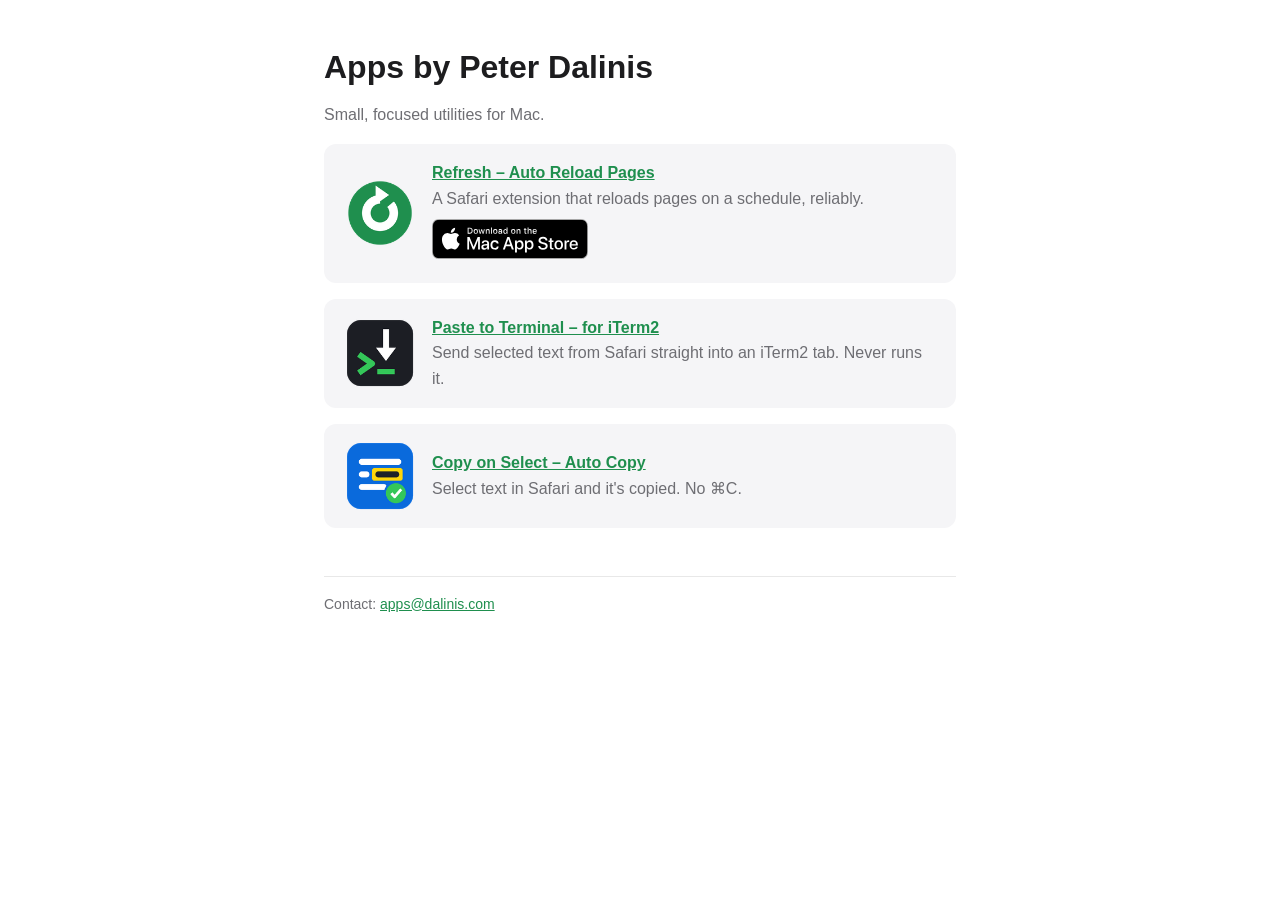
<file: index.html>
<!doctype html>
<html lang="en">
<head>
  <meta charset="utf-8">
  <meta name="viewport" content="width=device-width, initial-scale=1">
  <meta name="color-scheme" content="light dark">
  <title>Apps by Peter Dalinis</title>
  <link rel="stylesheet" href="style.css">
</head>
<body>
<main>
  <h1>Apps by Peter Dalinis</h1>
  <p class="muted">Small, focused utilities for Mac.</p>

  <div class="card app">
    <img src="refresh/icon.png" alt="">
    <div>
      <strong><a href="refresh/">Refresh – Auto Reload Pages</a></strong><br>
      <span class="muted">A Safari extension that reloads pages on a schedule, reliably.</span><br>
      <a class="store-badge" href="https://apps.apple.com/us/app/refresh-auto-reload-pages/id6822006422?mt=12"><img src="mac-app-store-badge.svg" alt="Download on the Mac App Store" width="156" height="40"></a>
    </div>
  </div>

  <div class="card app">
    <img src="paste-to-terminal/icon.png" alt="">
    <div>
      <strong><a href="paste-to-terminal/">Paste to Terminal – for iTerm2</a></strong><br>
      <span class="muted">Send selected text from Safari straight into an iTerm2 tab. Never runs it.</span>
    </div>
  </div>

  <div class="card app">
    <img src="copy-on-select/icon.png" alt="">
    <div>
      <strong><a href="copy-on-select/">Copy on Select – Auto Copy</a></strong><br>
      <span class="muted">Select text in Safari and it's copied. No ⌘C.</span>
    </div>
  </div>

  <footer>
    Contact: <a href="mailto:apps@dalinis.com">apps@dalinis.com</a>
  </footer>
</main>
</body>
</html>
</file>
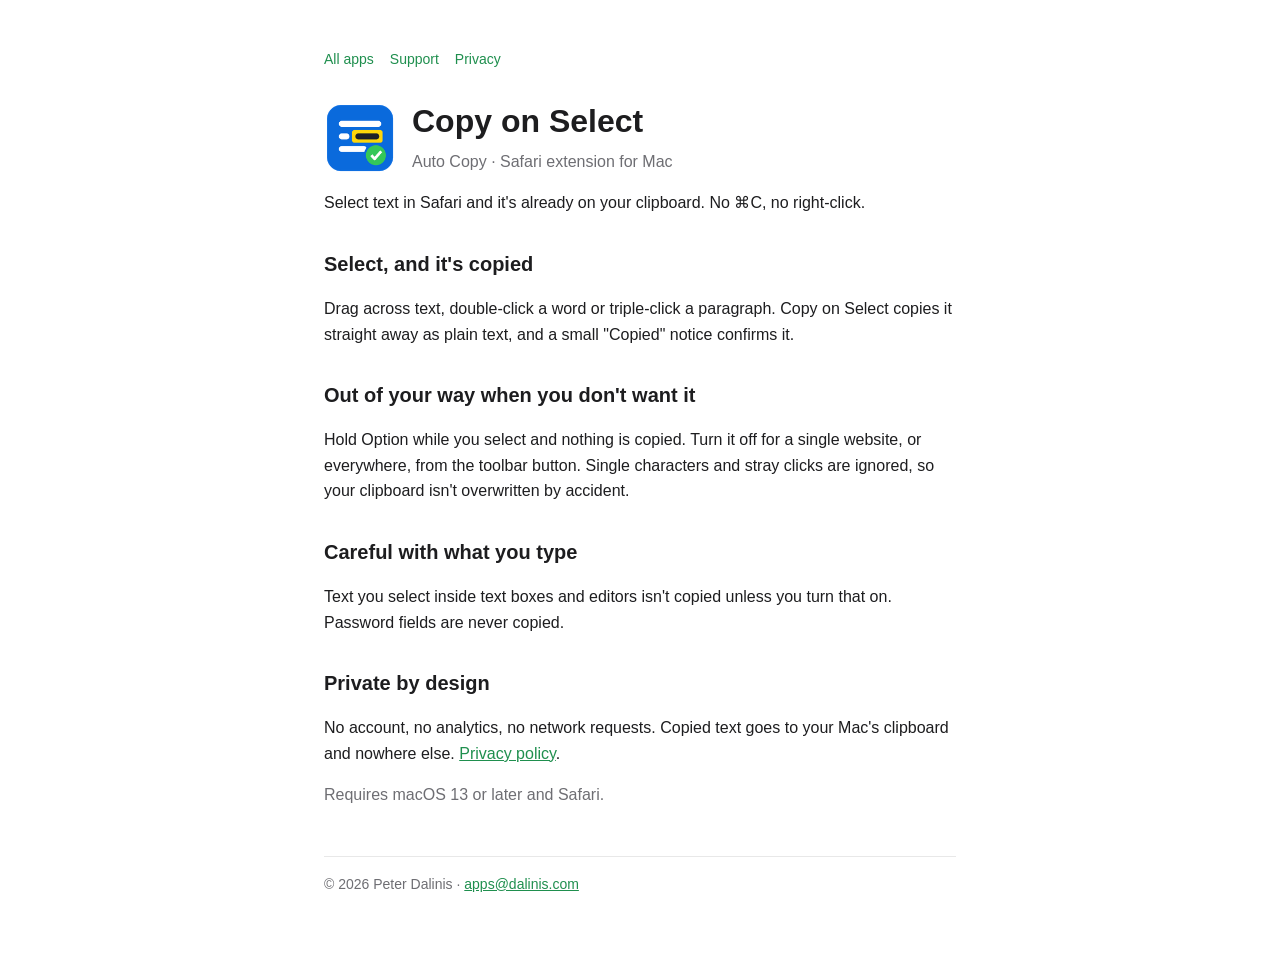
<file: copy-on-select/index.html>
<!doctype html>
<html lang="en">
<head>
  <meta charset="utf-8">
  <meta name="viewport" content="width=device-width, initial-scale=1">
  <meta name="color-scheme" content="light dark">
  <title>Copy on Select – Auto Copy</title>
  <link rel="stylesheet" href="../style.css">
</head>
<body>
<main>
  <nav><a href="../">All apps</a><a href="support.html">Support</a><a href="privacy.html">Privacy</a></nav>

  <div class="app">
    <img src="icon.png" alt="Copy on Select icon">
    <div>
      <h1>Copy on Select</h1>
      <span class="muted">Auto Copy · Safari extension for Mac</span>
    </div>
  </div>

  <p>Select text in Safari and it's already on your clipboard. No ⌘C, no right-click.</p>

  <h2>Select, and it's copied</h2>
  <p>Drag across text, double-click a word or triple-click a paragraph. Copy on Select
  copies it straight away as plain text, and a small "Copied" notice confirms it.</p>

  <h2>Out of your way when you don't want it</h2>
  <p>Hold Option while you select and nothing is copied. Turn it off for a single
  website, or everywhere, from the toolbar button. Single characters and stray
  clicks are ignored, so your clipboard isn't overwritten by accident.</p>

  <h2>Careful with what you type</h2>
  <p>Text you select inside text boxes and editors isn't copied unless you turn that
  on. Password fields are never copied.</p>

  <h2>Private by design</h2>
  <p>No account, no analytics, no network requests. Copied text goes to your Mac's
  clipboard and nowhere else. <a href="privacy.html">Privacy policy</a>.</p>

  <p class="muted">Requires macOS 13 or later and Safari.</p>

  <footer>
    © 2026 Peter Dalinis · <a href="mailto:apps@dalinis.com">apps@dalinis.com</a>
  </footer>
</main>
</body>
</html>
</file>
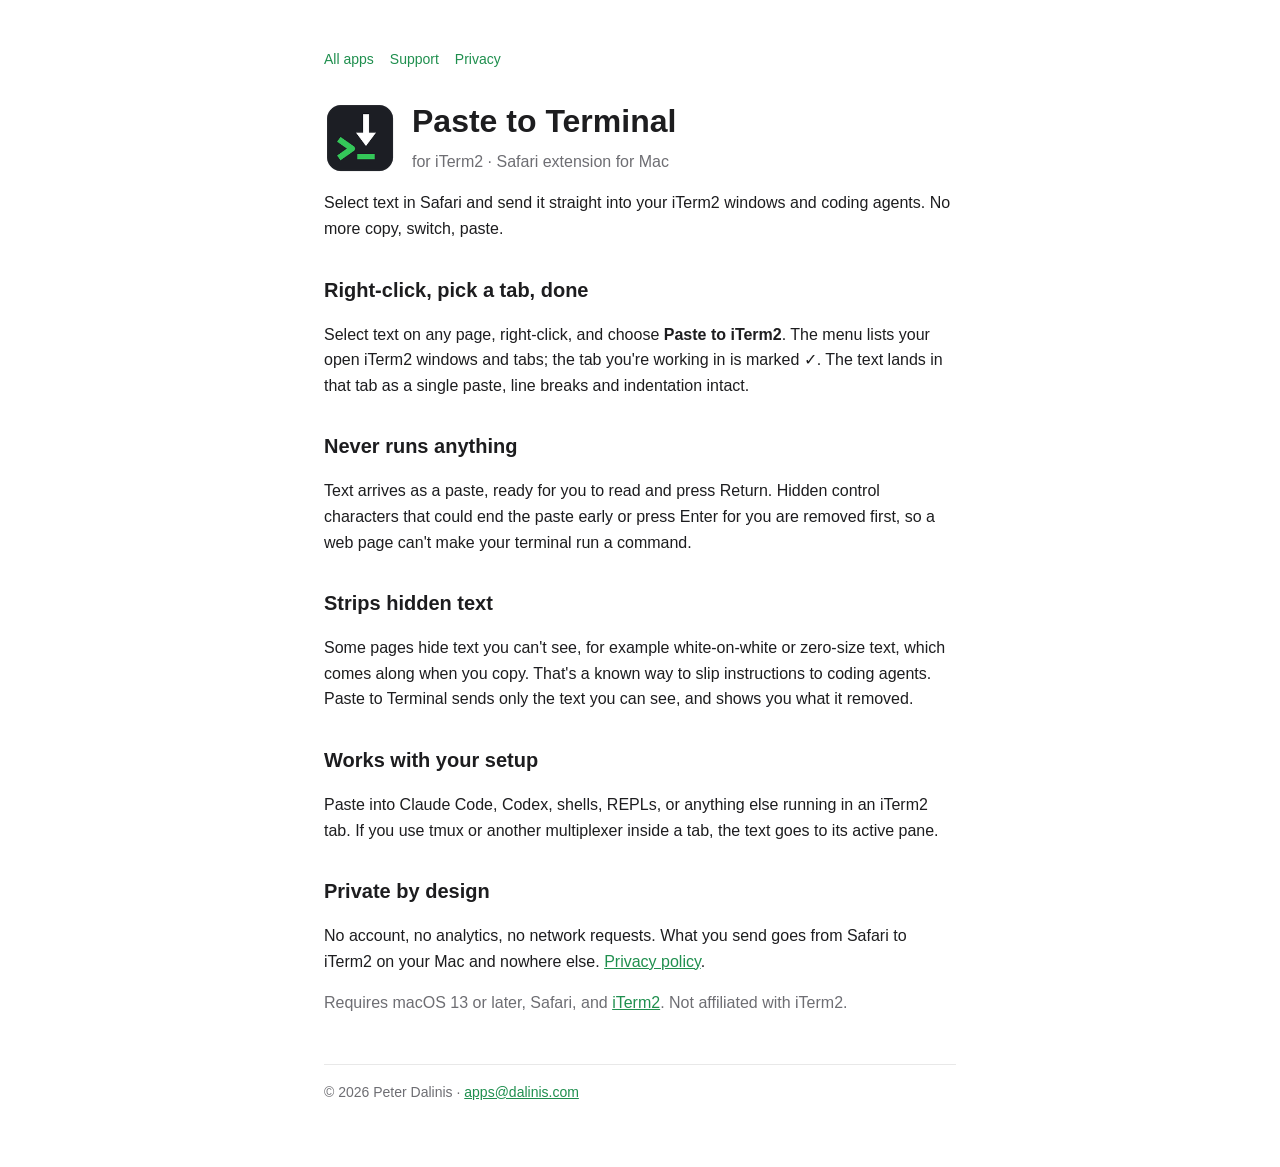
<file: paste-to-terminal/index.html>
<!doctype html>
<html lang="en">
<head>
  <meta charset="utf-8">
  <meta name="viewport" content="width=device-width, initial-scale=1">
  <meta name="color-scheme" content="light dark">
  <title>Paste to Terminal – for iTerm2</title>
  <link rel="stylesheet" href="../style.css">
</head>
<body>
<main>
  <nav><a href="../">All apps</a><a href="support.html">Support</a><a href="privacy.html">Privacy</a></nav>

  <div class="app">
    <img src="icon.png" alt="Paste to Terminal icon">
    <div>
      <h1>Paste to Terminal</h1>
      <span class="muted">for iTerm2 · Safari extension for Mac</span>
    </div>
  </div>

  <p>Select text in Safari and send it straight into your iTerm2 windows and coding
  agents. No more copy, switch, paste.</p>

  <h2>Right-click, pick a tab, done</h2>
  <p>Select text on any page, right-click, and choose <strong>Paste to iTerm2</strong>.
  The menu lists your open iTerm2 windows and tabs; the tab you're working in is
  marked ✓. The text lands in that tab as a single paste, line breaks and indentation
  intact.</p>

  <h2>Never runs anything</h2>
  <p>Text arrives as a paste, ready for you to read and press Return. Hidden control
  characters that could end the paste early or press Enter for you are removed first,
  so a web page can't make your terminal run a command.</p>

  <h2>Strips hidden text</h2>
  <p>Some pages hide text you can't see, for example white-on-white or zero-size
  text, which comes along when you copy. That's a known way to slip instructions to
  coding agents. Paste to Terminal sends only the text you can see, and shows you
  what it removed.</p>

  <h2>Works with your setup</h2>
  <p>Paste into Claude Code, Codex, shells, REPLs, or anything else running in an
  iTerm2 tab. If you use tmux or another multiplexer inside a tab, the text goes to
  its active pane.</p>

  <h2>Private by design</h2>
  <p>No account, no analytics, no network requests. What you send goes from Safari to
  iTerm2 on your Mac and nowhere else. <a href="privacy.html">Privacy policy</a>.</p>

  <p class="muted">Requires macOS 13 or later, Safari, and
  <a href="https://iterm2.com">iTerm2</a>. Not affiliated with iTerm2.</p>

  <footer>
    © 2026 Peter Dalinis · <a href="mailto:apps@dalinis.com">apps@dalinis.com</a>
  </footer>
</main>
</body>
</html>
</file>
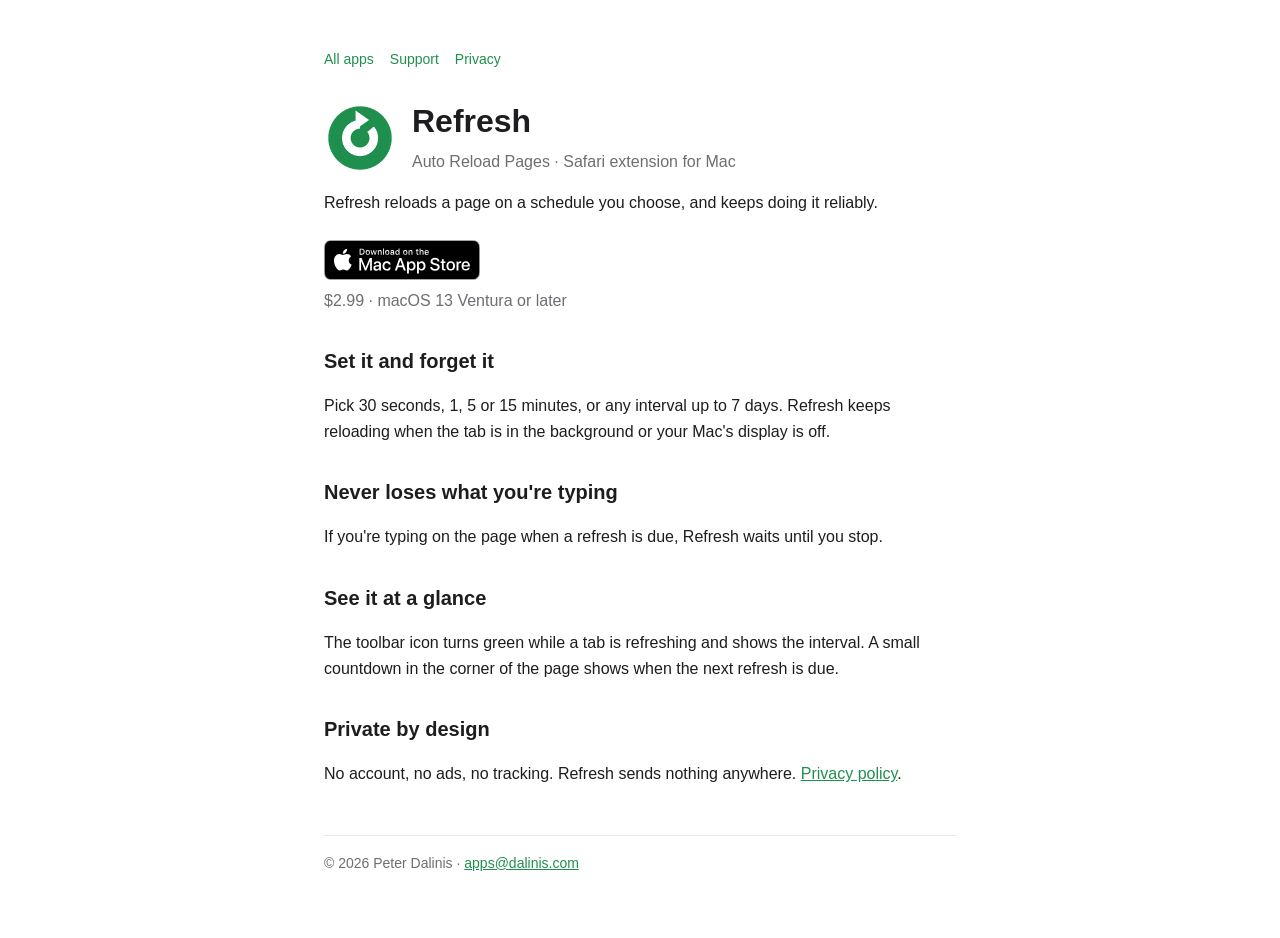
<file: refresh/index.html>
<!doctype html>
<html lang="en">
<head>
  <meta charset="utf-8">
  <meta name="viewport" content="width=device-width, initial-scale=1">
  <meta name="color-scheme" content="light dark">
  <title>Refresh – Auto Reload Pages</title>
  <link rel="stylesheet" href="../style.css">
</head>
<body>
<main>
  <nav><a href="../">All apps</a><a href="support.html">Support</a><a href="privacy.html">Privacy</a></nav>

  <div class="app">
    <img src="icon.png" alt="Refresh icon">
    <div>
      <h1>Refresh</h1>
      <span class="muted">Auto Reload Pages · Safari extension for Mac</span>
    </div>
  </div>

  <p>Refresh reloads a page on a schedule you choose, and keeps doing it reliably.</p>

  <p><a class="store-badge" href="https://apps.apple.com/us/app/refresh-auto-reload-pages/id6822006422?mt=12"><img src="../mac-app-store-badge.svg" alt="Download on the Mac App Store" width="156" height="40"></a><br>
  <span class="muted">$2.99 · macOS 13 Ventura or later</span></p>

  <h2>Set it and forget it</h2>
  <p>Pick 30 seconds, 1, 5 or 15 minutes, or any interval up to 7 days. Refresh
  keeps reloading when the tab is in the background or your Mac's display is off.</p>

  <h2>Never loses what you're typing</h2>
  <p>If you're typing on the page when a refresh is due, Refresh waits until you stop.</p>

  <h2>See it at a glance</h2>
  <p>The toolbar icon turns green while a tab is refreshing and shows the interval.
  A small countdown in the corner of the page shows when the next refresh is due.</p>

  <h2>Private by design</h2>
  <p>No account, no ads, no tracking. Refresh sends nothing anywhere.
  <a href="privacy.html">Privacy policy</a>.</p>

  <footer>
    © 2026 Peter Dalinis · <a href="mailto:apps@dalinis.com">apps@dalinis.com</a>
  </footer>
</main>
</body>
</html>
</file>
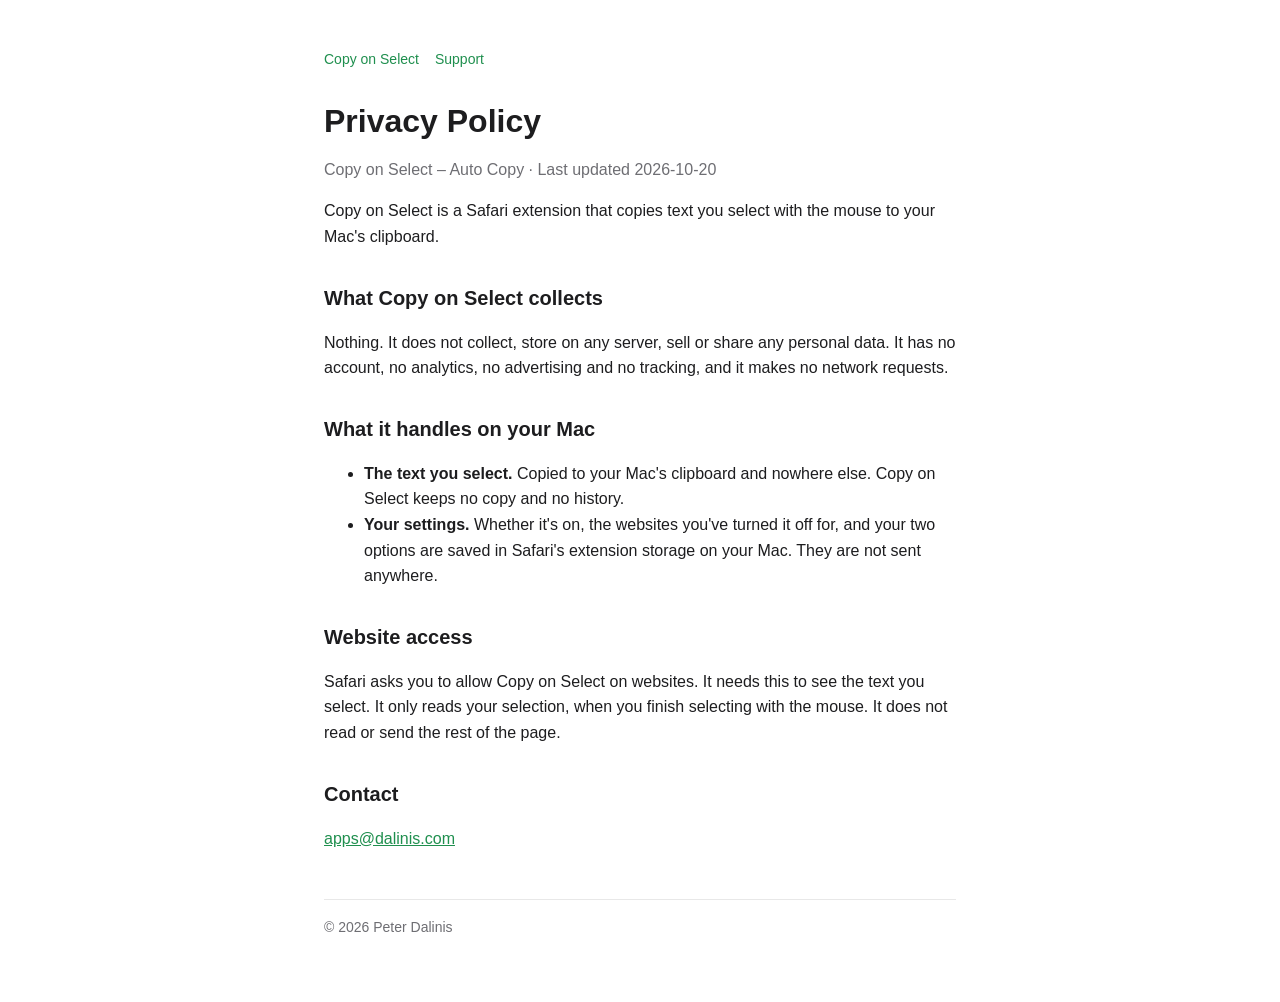
<file: copy-on-select/privacy.html>
<!doctype html>
<html lang="en">
<head>
  <meta charset="utf-8">
  <meta name="viewport" content="width=device-width, initial-scale=1">
  <meta name="color-scheme" content="light dark">
  <title>Privacy Policy – Copy on Select</title>
  <link rel="stylesheet" href="../style.css">
</head>
<body>
<main>
  <nav><a href="./">Copy on Select</a><a href="support.html">Support</a></nav>

  <h1>Privacy Policy</h1>
  <p class="muted">Copy on Select – Auto Copy · Last updated 2026-10-20</p>

  <p>Copy on Select is a Safari extension that copies text you select with the mouse
  to your Mac's clipboard.</p>

  <h2>What Copy on Select collects</h2>
  <p>Nothing. It does not collect, store on any server, sell or share any personal
  data. It has no account, no analytics, no advertising and no tracking, and it makes
  no network requests.</p>

  <h2>What it handles on your Mac</h2>
  <ul>
    <li><strong>The text you select.</strong> Copied to your Mac's clipboard and
      nowhere else. Copy on Select keeps no copy and no history.</li>
    <li><strong>Your settings.</strong> Whether it's on, the websites you've turned it
      off for, and your two options are saved in Safari's extension storage on your
      Mac. They are not sent anywhere.</li>
  </ul>

  <h2>Website access</h2>
  <p>Safari asks you to allow Copy on Select on websites. It needs this to see the
  text you select. It only reads your selection, when you finish selecting with the
  mouse. It does not read or send the rest of the page.</p>

  <h2>Contact</h2>
  <p><a href="mailto:apps@dalinis.com">apps@dalinis.com</a></p>

  <footer>© 2026 Peter Dalinis</footer>
</main>
</body>
</html>
</file>
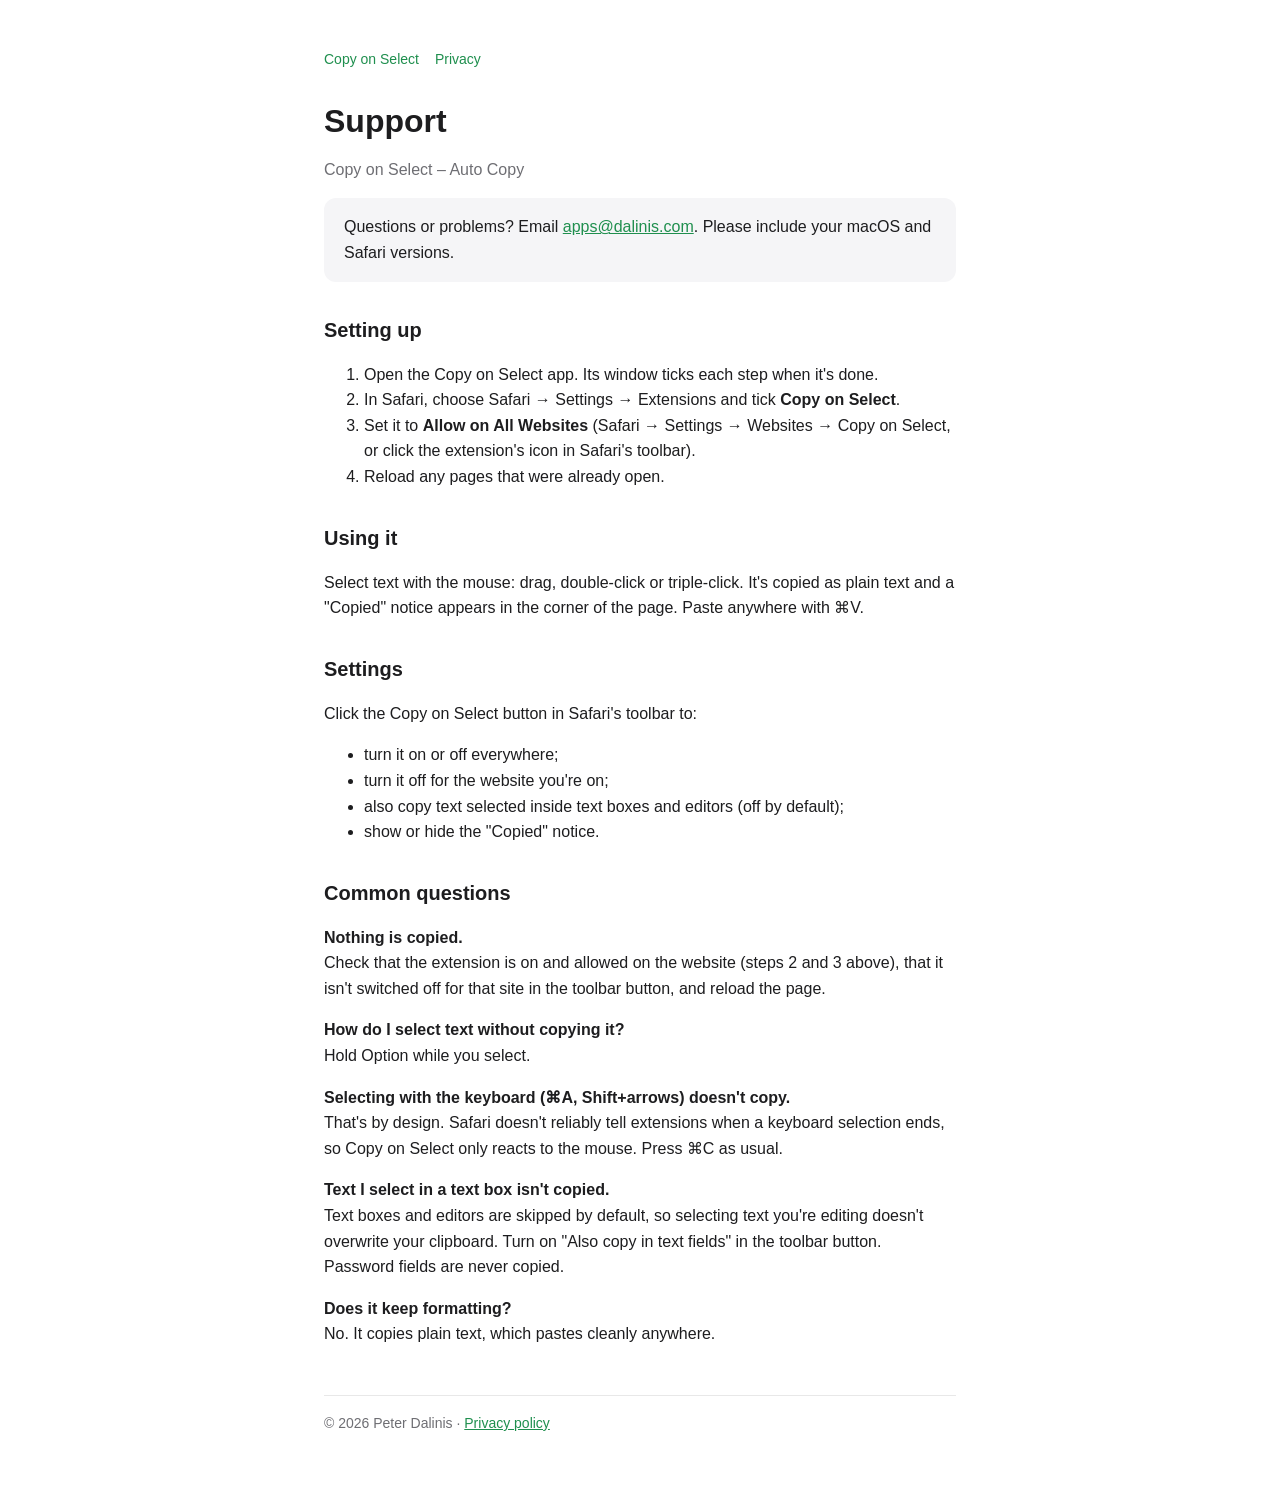
<file: copy-on-select/support.html>
<!doctype html>
<html lang="en">
<head>
  <meta charset="utf-8">
  <meta name="viewport" content="width=device-width, initial-scale=1">
  <meta name="color-scheme" content="light dark">
  <title>Support – Copy on Select</title>
  <link rel="stylesheet" href="../style.css">
</head>
<body>
<main>
  <nav><a href="./">Copy on Select</a><a href="privacy.html">Privacy</a></nav>

  <h1>Support</h1>
  <p class="muted">Copy on Select – Auto Copy</p>

  <div class="card">
    Questions or problems? Email <a href="mailto:apps@dalinis.com">apps@dalinis.com</a>.
    Please include your macOS and Safari versions.
  </div>

  <h2>Setting up</h2>
  <ol>
    <li>Open the Copy on Select app. Its window ticks each step when it's done.</li>
    <li>In Safari, choose Safari → Settings → Extensions and tick <strong>Copy on Select</strong>.</li>
    <li>Set it to <strong>Allow on All Websites</strong> (Safari → Settings → Websites → Copy on Select,
      or click the extension's icon in Safari's toolbar).</li>
    <li>Reload any pages that were already open.</li>
  </ol>

  <h2>Using it</h2>
  <p>Select text with the mouse: drag, double-click or triple-click. It's copied as
  plain text and a "Copied" notice appears in the corner of the page. Paste anywhere
  with ⌘V.</p>

  <h2>Settings</h2>
  <p>Click the Copy on Select button in Safari's toolbar to:</p>
  <ul>
    <li>turn it on or off everywhere;</li>
    <li>turn it off for the website you're on;</li>
    <li>also copy text selected inside text boxes and editors (off by default);</li>
    <li>show or hide the "Copied" notice.</li>
  </ul>

  <h2>Common questions</h2>

  <p><strong>Nothing is copied.</strong><br>
  Check that the extension is on and allowed on the website (steps 2 and 3 above),
  that it isn't switched off for that site in the toolbar button, and reload the page.</p>

  <p><strong>How do I select text without copying it?</strong><br>
  Hold Option while you select.</p>

  <p><strong>Selecting with the keyboard (⌘A, Shift+arrows) doesn't copy.</strong><br>
  That's by design. Safari doesn't reliably tell extensions when a keyboard selection
  ends, so Copy on Select only reacts to the mouse. Press ⌘C as usual.</p>

  <p><strong>Text I select in a text box isn't copied.</strong><br>
  Text boxes and editors are skipped by default, so selecting text you're editing
  doesn't overwrite your clipboard. Turn on "Also copy in text fields" in the
  toolbar button. Password fields are never copied.</p>

  <p><strong>Does it keep formatting?</strong><br>
  No. It copies plain text, which pastes cleanly anywhere.</p>

  <footer>© 2026 Peter Dalinis · <a href="privacy.html">Privacy policy</a></footer>
</main>
</body>
</html>
</file>
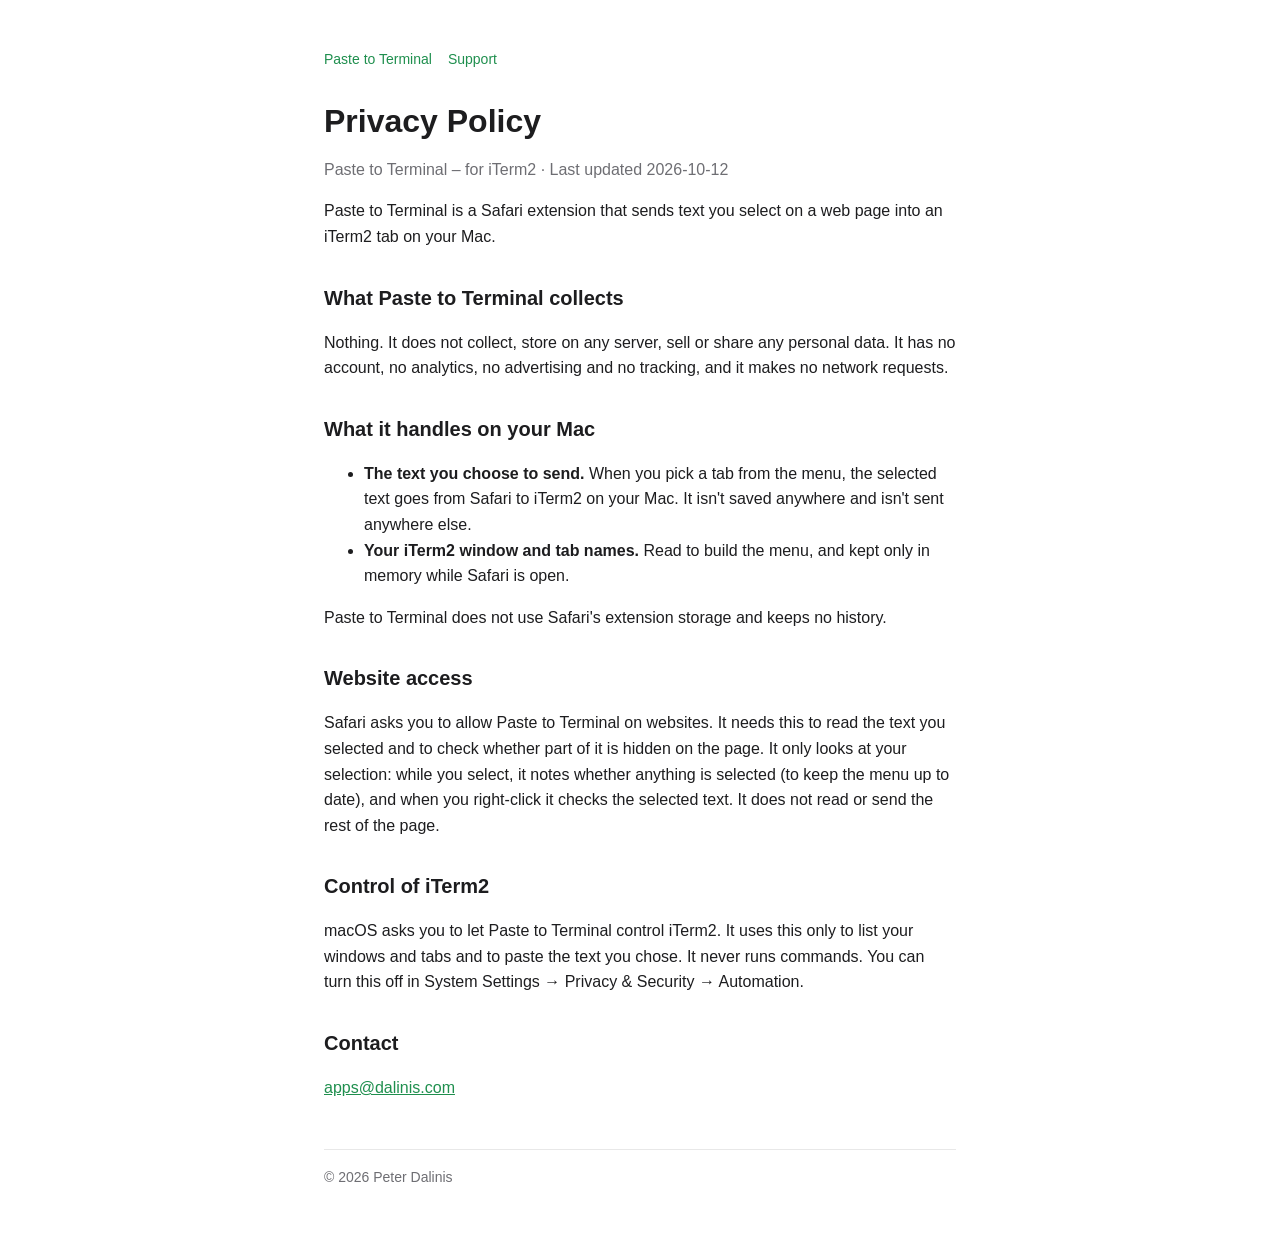
<file: paste-to-terminal/privacy.html>
<!doctype html>
<html lang="en">
<head>
  <meta charset="utf-8">
  <meta name="viewport" content="width=device-width, initial-scale=1">
  <meta name="color-scheme" content="light dark">
  <title>Privacy Policy – Paste to Terminal</title>
  <link rel="stylesheet" href="../style.css">
</head>
<body>
<main>
  <nav><a href="./">Paste to Terminal</a><a href="support.html">Support</a></nav>

  <h1>Privacy Policy</h1>
  <p class="muted">Paste to Terminal – for iTerm2 · Last updated 2026-10-12</p>

  <p>Paste to Terminal is a Safari extension that sends text you select on a web page
  into an iTerm2 tab on your Mac.</p>

  <h2>What Paste to Terminal collects</h2>
  <p>Nothing. It does not collect, store on any server, sell or share any personal
  data. It has no account, no analytics, no advertising and no tracking, and it makes
  no network requests.</p>

  <h2>What it handles on your Mac</h2>
  <ul>
    <li><strong>The text you choose to send.</strong> When you pick a tab from the menu,
      the selected text goes from Safari to iTerm2 on your Mac. It isn't saved
      anywhere and isn't sent anywhere else.</li>
    <li><strong>Your iTerm2 window and tab names.</strong> Read to build the menu, and
      kept only in memory while Safari is open.</li>
  </ul>
  <p>Paste to Terminal does not use Safari's extension storage and keeps no history.</p>

  <h2>Website access</h2>
  <p>Safari asks you to allow Paste to Terminal on websites. It needs this to read
  the text you selected and to check whether part of it is hidden on the page. It
  only looks at your selection: while you select, it notes whether anything is
  selected (to keep the menu up to date), and when you right-click it checks the
  selected text. It does not read or send the rest of the page.</p>

  <h2>Control of iTerm2</h2>
  <p>macOS asks you to let Paste to Terminal control iTerm2. It uses this only to
  list your windows and tabs and to paste the text you chose. It never runs
  commands. You can turn this off in System Settings → Privacy &amp; Security →
  Automation.</p>

  <h2>Contact</h2>
  <p><a href="mailto:apps@dalinis.com">apps@dalinis.com</a></p>

  <footer>© 2026 Peter Dalinis</footer>
</main>
</body>
</html>
</file>
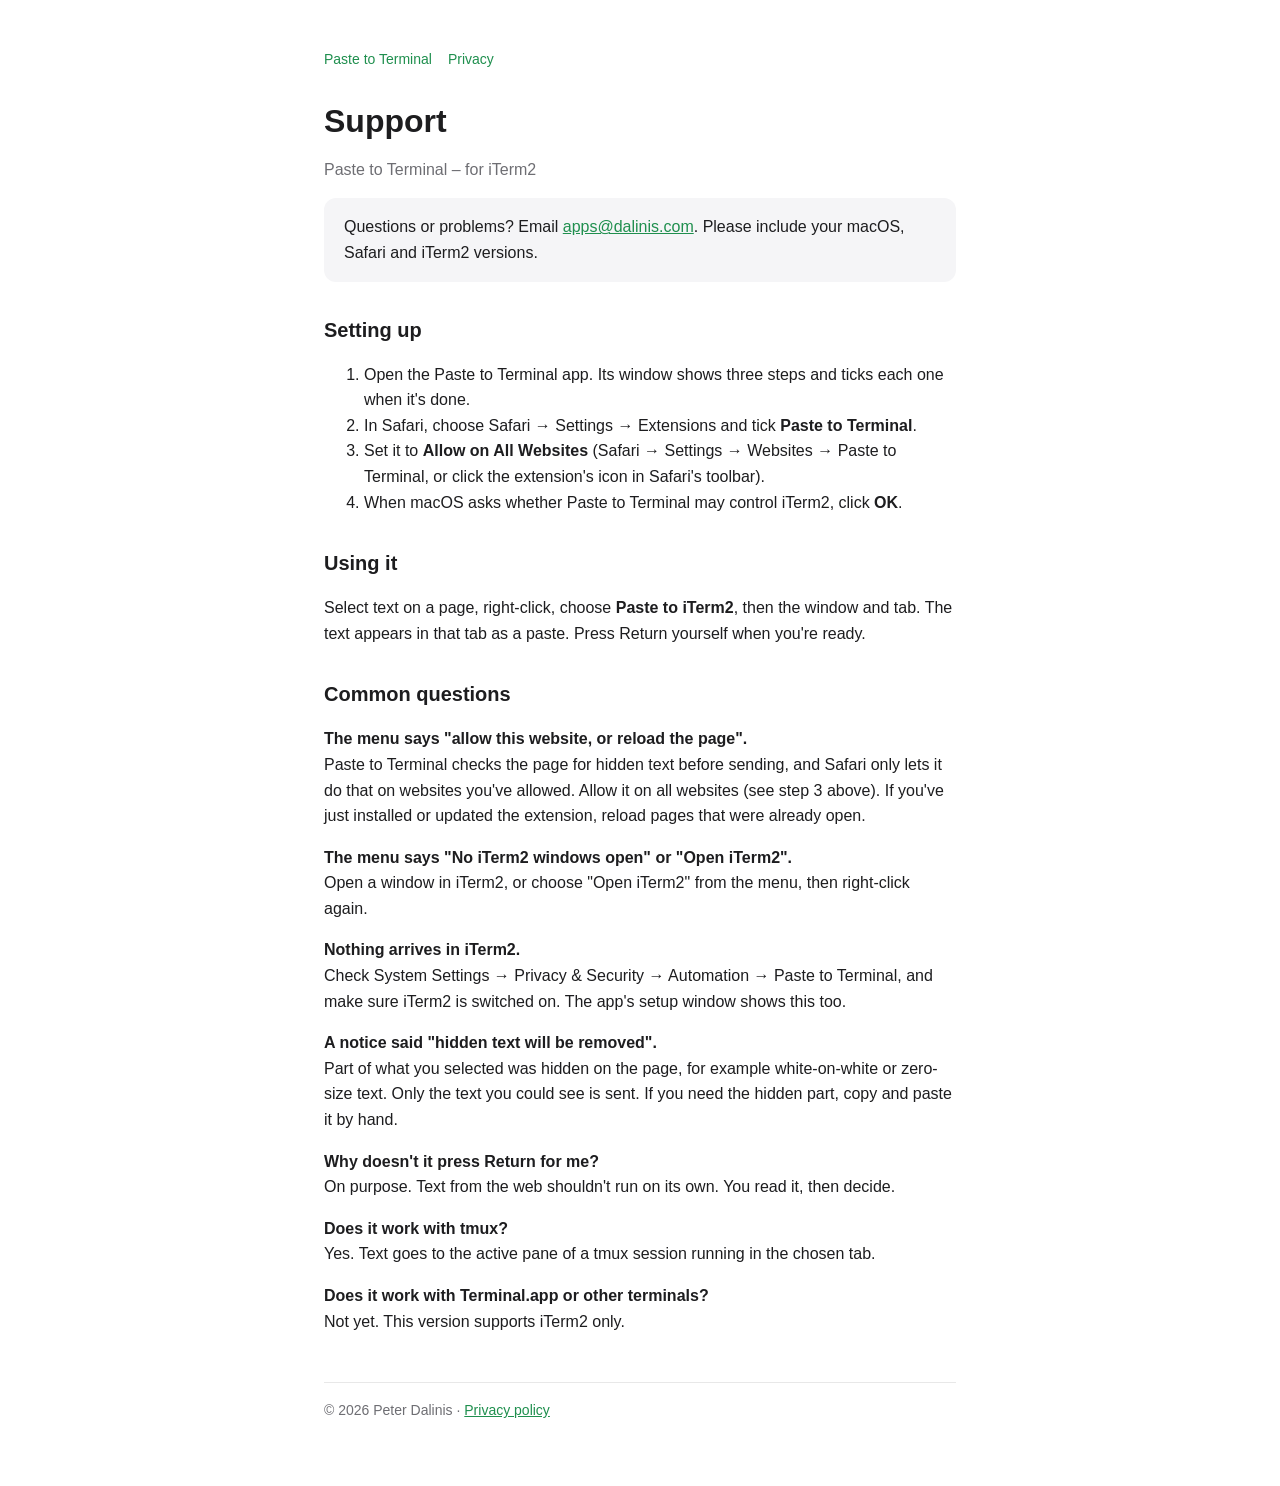
<file: paste-to-terminal/support.html>
<!doctype html>
<html lang="en">
<head>
  <meta charset="utf-8">
  <meta name="viewport" content="width=device-width, initial-scale=1">
  <meta name="color-scheme" content="light dark">
  <title>Support – Paste to Terminal</title>
  <link rel="stylesheet" href="../style.css">
</head>
<body>
<main>
  <nav><a href="./">Paste to Terminal</a><a href="privacy.html">Privacy</a></nav>

  <h1>Support</h1>
  <p class="muted">Paste to Terminal – for iTerm2</p>

  <div class="card">
    Questions or problems? Email <a href="mailto:apps@dalinis.com">apps@dalinis.com</a>.
    Please include your macOS, Safari and iTerm2 versions.
  </div>

  <h2>Setting up</h2>
  <ol>
    <li>Open the Paste to Terminal app. Its window shows three steps and ticks each one when it's done.</li>
    <li>In Safari, choose Safari → Settings → Extensions and tick <strong>Paste to Terminal</strong>.</li>
    <li>Set it to <strong>Allow on All Websites</strong> (Safari → Settings → Websites → Paste to Terminal,
      or click the extension's icon in Safari's toolbar).</li>
    <li>When macOS asks whether Paste to Terminal may control iTerm2, click <strong>OK</strong>.</li>
  </ol>

  <h2>Using it</h2>
  <p>Select text on a page, right-click, choose <strong>Paste to iTerm2</strong>, then the
  window and tab. The text appears in that tab as a paste. Press Return yourself
  when you're ready.</p>

  <h2>Common questions</h2>

  <p><strong>The menu says "allow this website, or reload the page".</strong><br>
  Paste to Terminal checks the page for hidden text before sending, and Safari only
  lets it do that on websites you've allowed. Allow it on all websites (see step 3
  above). If you've just installed or updated the extension, reload pages that were
  already open.</p>

  <p><strong>The menu says "No iTerm2 windows open" or "Open iTerm2".</strong><br>
  Open a window in iTerm2, or choose "Open iTerm2" from the menu, then right-click
  again.</p>

  <p><strong>Nothing arrives in iTerm2.</strong><br>
  Check System Settings → Privacy &amp; Security → Automation → Paste to Terminal, and
  make sure iTerm2 is switched on. The app's setup window shows this too.</p>

  <p><strong>A notice said "hidden text will be removed".</strong><br>
  Part of what you selected was hidden on the page, for example white-on-white or
  zero-size text. Only the text you could see is sent. If you need the hidden part,
  copy and paste it by hand.</p>

  <p><strong>Why doesn't it press Return for me?</strong><br>
  On purpose. Text from the web shouldn't run on its own. You read it, then decide.</p>

  <p><strong>Does it work with tmux?</strong><br>
  Yes. Text goes to the active pane of a tmux session running in the chosen tab.</p>

  <p><strong>Does it work with Terminal.app or other terminals?</strong><br>
  Not yet. This version supports iTerm2 only.</p>

  <footer>© 2026 Peter Dalinis · <a href="privacy.html">Privacy policy</a></footer>
</main>
</body>
</html>
</file>
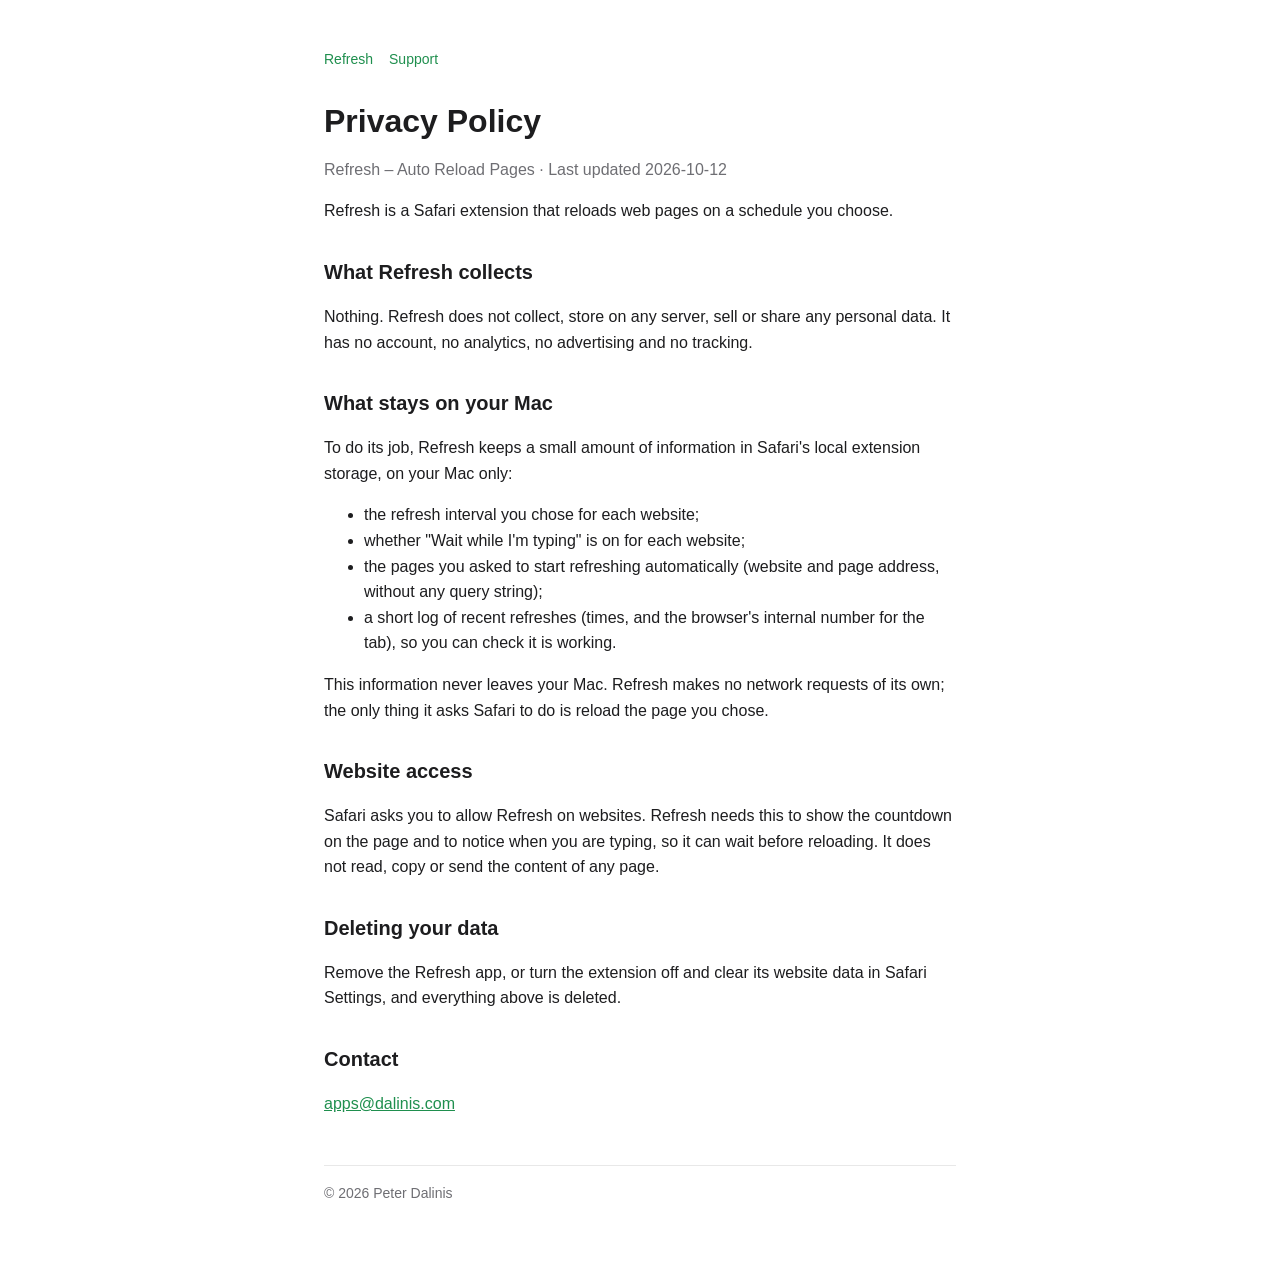
<file: refresh/privacy.html>
<!doctype html>
<html lang="en">
<head>
  <meta charset="utf-8">
  <meta name="viewport" content="width=device-width, initial-scale=1">
  <meta name="color-scheme" content="light dark">
  <title>Privacy Policy – Refresh</title>
  <link rel="stylesheet" href="../style.css">
</head>
<body>
<main>
  <nav><a href="./">Refresh</a><a href="support.html">Support</a></nav>

  <h1>Privacy Policy</h1>
  <p class="muted">Refresh – Auto Reload Pages · Last updated 2026-10-12</p>

  <p>Refresh is a Safari extension that reloads web pages on a schedule you choose.</p>

  <h2>What Refresh collects</h2>
  <p>Nothing. Refresh does not collect, store on any server, sell or share any
  personal data. It has no account, no analytics, no advertising and no tracking.</p>

  <h2>What stays on your Mac</h2>
  <p>To do its job, Refresh keeps a small amount of information in Safari's local
  extension storage, on your Mac only:</p>
  <ul>
    <li>the refresh interval you chose for each website;</li>
    <li>whether "Wait while I'm typing" is on for each website;</li>
    <li>the pages you asked to start refreshing automatically (website and page
      address, without any query string);</li>
    <li>a short log of recent refreshes (times, and the browser's internal number
      for the tab), so you can check it is working.</li>
  </ul>
  <p>This information never leaves your Mac. Refresh makes no network requests of
  its own; the only thing it asks Safari to do is reload the page you chose.</p>

  <h2>Website access</h2>
  <p>Safari asks you to allow Refresh on websites. Refresh needs this to show the
  countdown on the page and to notice when you are typing, so it can wait before
  reloading. It does not read, copy or send the content of any page.</p>

  <h2>Deleting your data</h2>
  <p>Remove the Refresh app, or turn the extension off and clear its website data
  in Safari Settings, and everything above is deleted.</p>

  <h2>Contact</h2>
  <p><a href="mailto:apps@dalinis.com">apps@dalinis.com</a></p>

  <footer>© 2026 Peter Dalinis</footer>
</main>
</body>
</html>
</file>
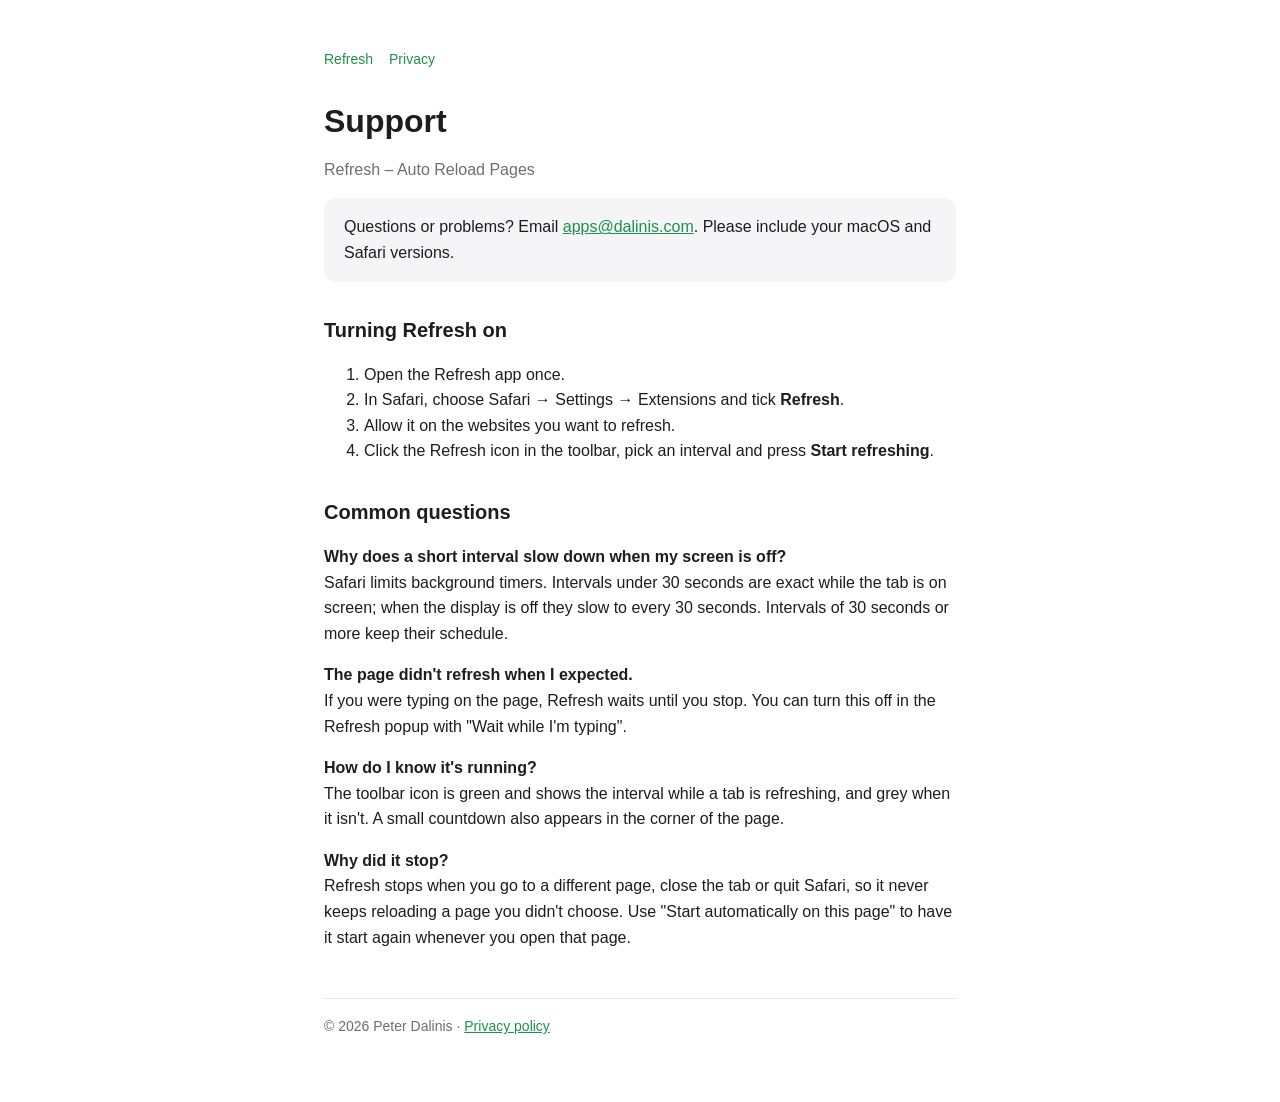
<file: refresh/support.html>
<!doctype html>
<html lang="en">
<head>
  <meta charset="utf-8">
  <meta name="viewport" content="width=device-width, initial-scale=1">
  <meta name="color-scheme" content="light dark">
  <title>Support – Refresh</title>
  <link rel="stylesheet" href="../style.css">
</head>
<body>
<main>
  <nav><a href="./">Refresh</a><a href="privacy.html">Privacy</a></nav>

  <h1>Support</h1>
  <p class="muted">Refresh – Auto Reload Pages</p>

  <div class="card">
    Questions or problems? Email <a href="mailto:apps@dalinis.com">apps@dalinis.com</a>.
    Please include your macOS and Safari versions.
  </div>

  <h2>Turning Refresh on</h2>
  <ol>
    <li>Open the Refresh app once.</li>
    <li>In Safari, choose Safari → Settings → Extensions and tick <strong>Refresh</strong>.</li>
    <li>Allow it on the websites you want to refresh.</li>
    <li>Click the Refresh icon in the toolbar, pick an interval and press <strong>Start refreshing</strong>.</li>
  </ol>

  <h2>Common questions</h2>

  <p><strong>Why does a short interval slow down when my screen is off?</strong><br>
  Safari limits background timers. Intervals under 30 seconds are exact while the tab
  is on screen; when the display is off they slow to every 30 seconds. Intervals of
  30 seconds or more keep their schedule.</p>

  <p><strong>The page didn't refresh when I expected.</strong><br>
  If you were typing on the page, Refresh waits until you stop. You can turn this off
  in the Refresh popup with "Wait while I'm typing".</p>

  <p><strong>How do I know it's running?</strong><br>
  The toolbar icon is green and shows the interval while a tab is refreshing, and grey
  when it isn't. A small countdown also appears in the corner of the page.</p>

  <p><strong>Why did it stop?</strong><br>
  Refresh stops when you go to a different page, close the tab or quit Safari, so it
  never keeps reloading a page you didn't choose. Use "Start automatically on this
  page" to have it start again whenever you open that page.</p>

  <footer>© 2026 Peter Dalinis · <a href="privacy.html">Privacy policy</a></footer>
</main>
</body>
</html>
</file>
<file: style.css>
/* Shared styles for the apps site. Plain CSS, no build step. */
:root {
  --bg: #ffffff;
  --fg: #1d1d1f;
  --muted: #6e6e73;
  --line: rgba(0, 0, 0, .09);
  --card: #f5f5f7;
  --accent: #1f8f4e;
}
@media (prefers-color-scheme: dark) {
  :root {
    --bg: #1c1c1e;
    --fg: #f5f5f7;
    --muted: #98989d;
    --line: rgba(255, 255, 255, .12);
    --card: #2c2c2e;
    --accent: #34c759;
  }
}
* { box-sizing: border-box; }
body {
  margin: 0;
  background: var(--bg);
  color: var(--fg);
  font: 16px/1.6 -apple-system, BlinkMacSystemFont, "Helvetica Neue", sans-serif;
}
main { max-width: 680px; margin: 0 auto; padding: 48px 24px 64px; }
a { color: var(--accent); }
h1 { font-size: 32px; line-height: 1.2; margin: 0 0 8px; }
h2 { font-size: 20px; margin: 32px 0 8px; }
.muted { color: var(--muted); }
.app { display: flex; gap: 16px; align-items: center; }
.app img { width: 72px; height: 72px; }
.card {
  background: var(--card);
  border-radius: 12px;
  padding: 16px 20px;
  margin: 16px 0;
}
nav { margin-bottom: 32px; font-size: 14px; }
nav a { margin-right: 16px; text-decoration: none; }
/* Apple's badge is black; give it a light edge so it stays visible in dark mode. */
.store-badge { display: inline-block; margin-top: 8px; line-height: 0; }
.store-badge img { width: 156px; height: 40px; }
@media (prefers-color-scheme: dark) {
  .store-badge img { outline: 1px solid #a6a6a6; border-radius: 6px; }
}
footer {
  margin-top: 48px;
  padding-top: 16px;
  border-top: 1px solid var(--line);
  font-size: 14px;
  color: var(--muted);
}
</file>
